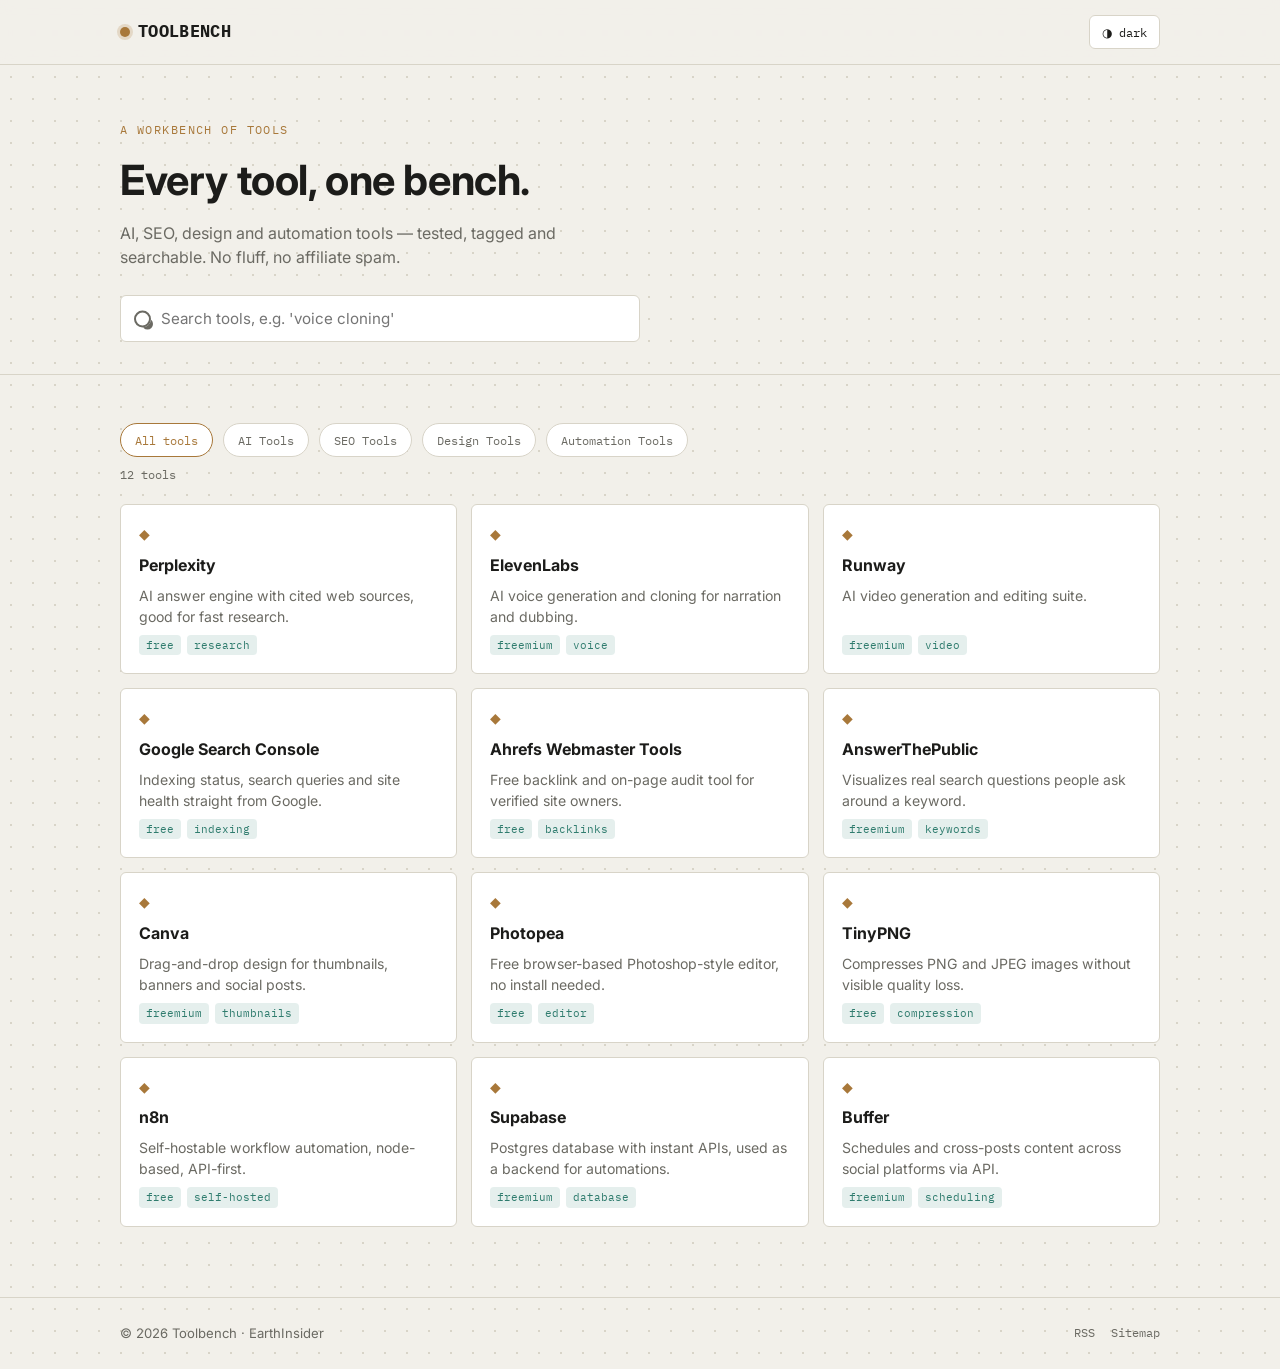
<file: index.html>
<!DOCTYPE html>
<html lang="en">
<head>
<meta charset="UTF-8">
<meta name="viewport" content="width=device-width, initial-scale=1.0">
<title>Toolbench — Every tool, one bench</title>
<meta name="description" content="A curated directory of AI, SEO, design and automation tools — searchable, categorized, and updated regularly.">
<link rel="canonical" href="https://tools.earthinsider.in/">
<link rel="alternate" type="application/rss+xml" title="Toolbench RSS" href="/feed.xml">
<link rel="sitemap" type="application/xml" href="/sitemap.xml">
<link rel="preconnect" href="https://fonts.googleapis.com">
<link href="https://fonts.googleapis.com/css2?family=IBM+Plex+Mono:wght@500;700&family=Inter:wght@400;500;600&display=swap" rel="stylesheet">
<link rel="stylesheet" href="/style.css">
</head>
<body>

<header class="site-header">
  <div class="wrap">
    <a class="logo" href="/">TOOLBENCH</a>
    <button class="theme-toggle" id="theme-toggle" aria-label="Toggle dark and light theme">◐ light</button>
  </div>
</header>

<section class="hero">
  <div class="wrap">
    <p class="eyebrow">A workbench of tools</p>
    <h1>Every tool, one bench.</h1>
    <p>AI, SEO, design and automation tools — tested, tagged and searchable. No fluff, no affiliate spam.</p>
    <div class="search-box">
      <input type="text" id="search-input" placeholder="Search tools, e.g. 'voice cloning'" aria-label="Search tools">
    </div>
  </div>
</section>

<section class="tools-section">
  <div class="wrap">
    <nav class="pegboard-nav" id="pegboard-nav" aria-label="Filter by category"></nav>
    <div class="breadcrumb" id="result-count" aria-live="polite"></div>
    <div class="tools-grid" id="tools-grid"></div>
  </div>
</section>

<footer class="site-footer">
  <div class="wrap">
    <span>© <span id="year"></span> Toolbench · EarthInsider</span>
    <div class="footer-links">
      <a href="/feed.xml">RSS</a>
      <a href="/sitemap.xml">Sitemap</a>
    </div>
  </div>
</footer>

<script>document.getElementById('year').textContent = new Date().getFullYear();</script>
<script src="/script.js"></script>
</body>
</html>
</file>
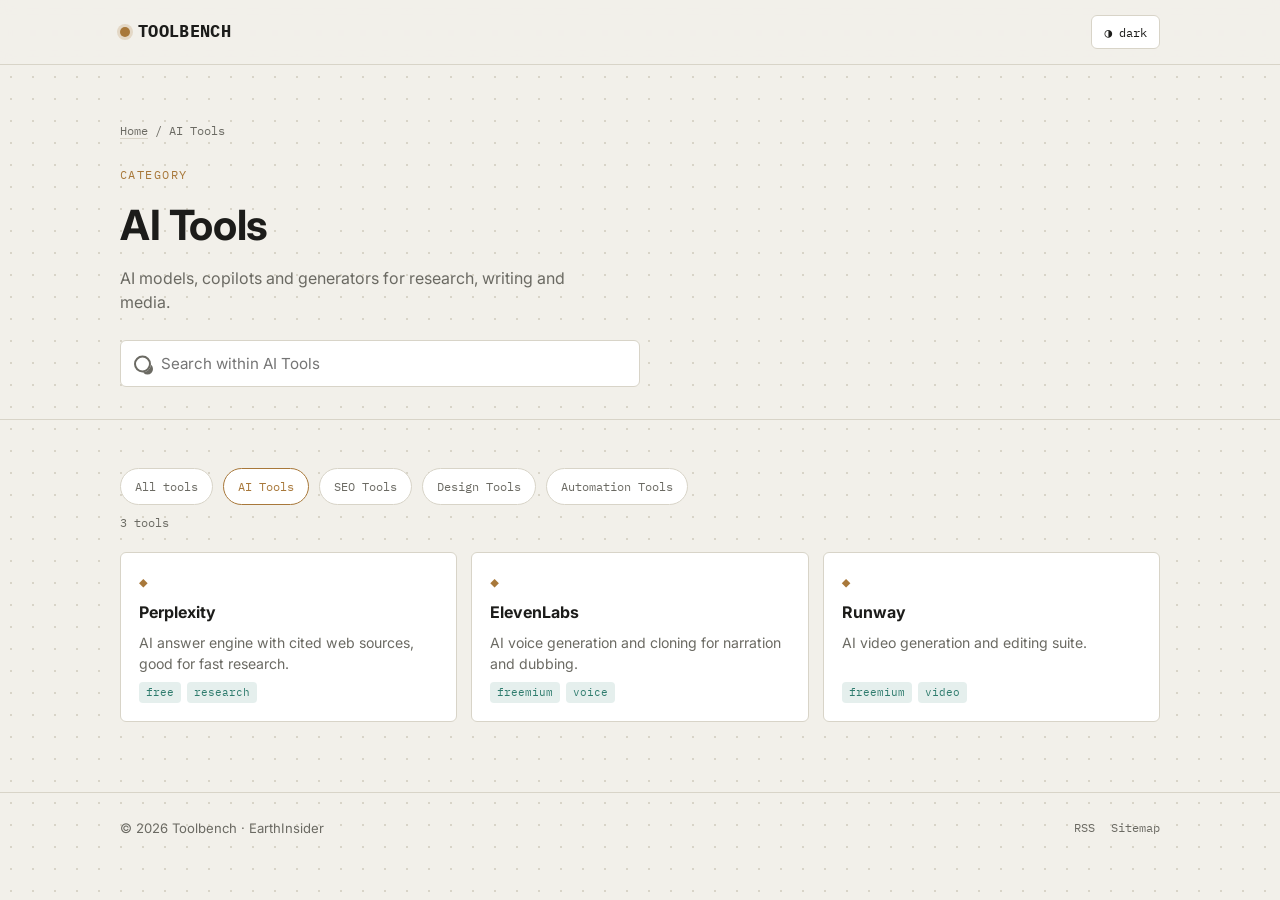
<file: ai-tools.html>
<!DOCTYPE html>
<html lang="en">
<head>
<meta charset="UTF-8">
<meta name="viewport" content="width=device-width, initial-scale=1.0">
<title>AI Tools — Toolbench</title>
<meta name="description" content="AI models, copilots and generators for research, writing and media.">
<link rel="canonical" href="https://tools.earthinsider.in/category/ai-tools.html">
<link rel="alternate" type="application/rss+xml" title="Toolbench RSS" href="/feed.xml">
<link rel="preconnect" href="https://fonts.googleapis.com">
<link href="https://fonts.googleapis.com/css2?family=IBM+Plex+Mono:wght@500;700&family=Inter:wght@400;500;600&display=swap" rel="stylesheet">
<link rel="stylesheet" href="/style.css">
<script>window.TOOLBENCH_CATEGORY = "ai-tools"; window.TOOLBENCH_DATA_URL = "/tools-data.json";</script>
</head>
<body>

<header class="site-header">
  <div class="wrap">
    <a class="logo" href="/">TOOLBENCH</a>
    <button class="theme-toggle" id="theme-toggle" aria-label="Toggle dark and light theme">◐ light</button>
  </div>
</header>

<section class="hero">
  <div class="wrap">
    <p class="breadcrumb"><a href="/">Home</a> / AI Tools</p>
    <p class="eyebrow">Category</p>
    <h1>AI Tools</h1>
    <p>AI models, copilots and generators for research, writing and media.</p>
    <div class="search-box">
      <input type="text" id="search-input" placeholder="Search within AI Tools" aria-label="Search tools">
    </div>
  </div>
</section>

<section class="tools-section">
  <div class="wrap">
    <nav class="pegboard-nav" id="pegboard-nav" aria-label="Other categories"></nav>
    <div class="breadcrumb" id="result-count" aria-live="polite"></div>
    <div class="tools-grid" id="tools-grid"></div>
  </div>
</section>

<footer class="site-footer">
  <div class="wrap">
    <span>© <span id="year"></span> Toolbench · EarthInsider</span>
    <div class="footer-links">
      <a href="/feed.xml">RSS</a>
      <a href="/sitemap.xml">Sitemap</a>
    </div>
  </div>
</footer>

<script>document.getElementById('year').textContent = new Date().getFullYear();</script>
<script src="/script.js"></script>
</body>
</html>
</file>
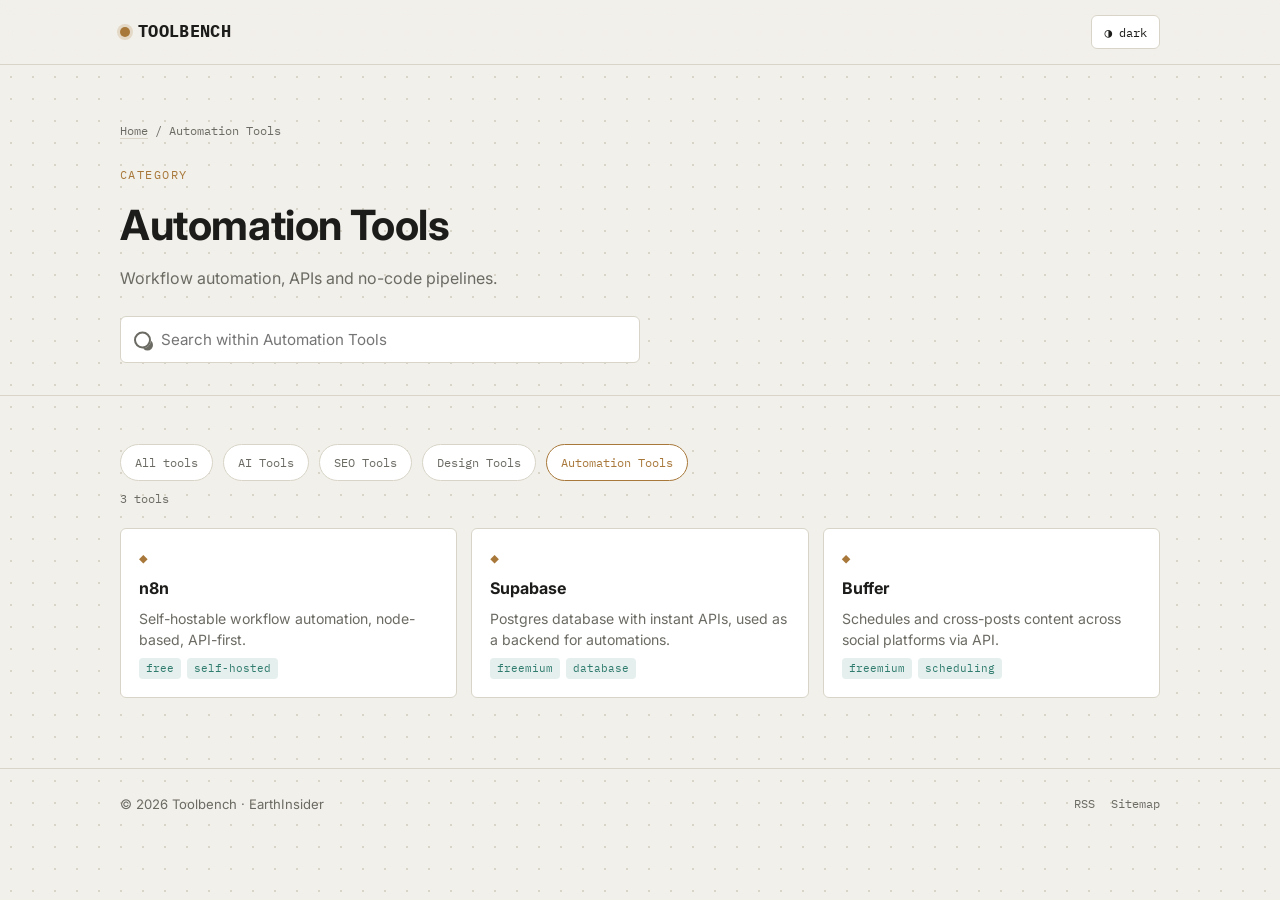
<file: automation-tools.html>
<!DOCTYPE html>
<html lang="en">
<head>
<meta charset="UTF-8">
<meta name="viewport" content="width=device-width, initial-scale=1.0">
<title>Automation Tools — Toolbench</title>
<meta name="description" content="Workflow automation, APIs and no-code pipelines.">
<link rel="canonical" href="https://tools.earthinsider.in/category/automation-tools.html">
<link rel="alternate" type="application/rss+xml" title="Toolbench RSS" href="/feed.xml">
<link rel="preconnect" href="https://fonts.googleapis.com">
<link href="https://fonts.googleapis.com/css2?family=IBM+Plex+Mono:wght@500;700&family=Inter:wght@400;500;600&display=swap" rel="stylesheet">
<link rel="stylesheet" href="/style.css">
<script>window.TOOLBENCH_CATEGORY = "automation-tools"; window.TOOLBENCH_DATA_URL = "/tools-data.json";</script>
</head>
<body>

<header class="site-header">
  <div class="wrap">
    <a class="logo" href="/">TOOLBENCH</a>
    <button class="theme-toggle" id="theme-toggle" aria-label="Toggle dark and light theme">◐ light</button>
  </div>
</header>

<section class="hero">
  <div class="wrap">
    <p class="breadcrumb"><a href="/">Home</a> / Automation Tools</p>
    <p class="eyebrow">Category</p>
    <h1>Automation Tools</h1>
    <p>Workflow automation, APIs and no-code pipelines.</p>
    <div class="search-box">
      <input type="text" id="search-input" placeholder="Search within Automation Tools" aria-label="Search tools">
    </div>
  </div>
</section>

<section class="tools-section">
  <div class="wrap">
    <nav class="pegboard-nav" id="pegboard-nav" aria-label="Other categories"></nav>
    <div class="breadcrumb" id="result-count" aria-live="polite"></div>
    <div class="tools-grid" id="tools-grid"></div>
  </div>
</section>

<footer class="site-footer">
  <div class="wrap">
    <span>© <span id="year"></span> Toolbench · EarthInsider</span>
    <div class="footer-links">
      <a href="/feed.xml">RSS</a>
      <a href="/sitemap.xml">Sitemap</a>
    </div>
  </div>
</footer>

<script>document.getElementById('year').textContent = new Date().getFullYear();</script>
<script src="/script.js"></script>
</body>
</html>
</file>
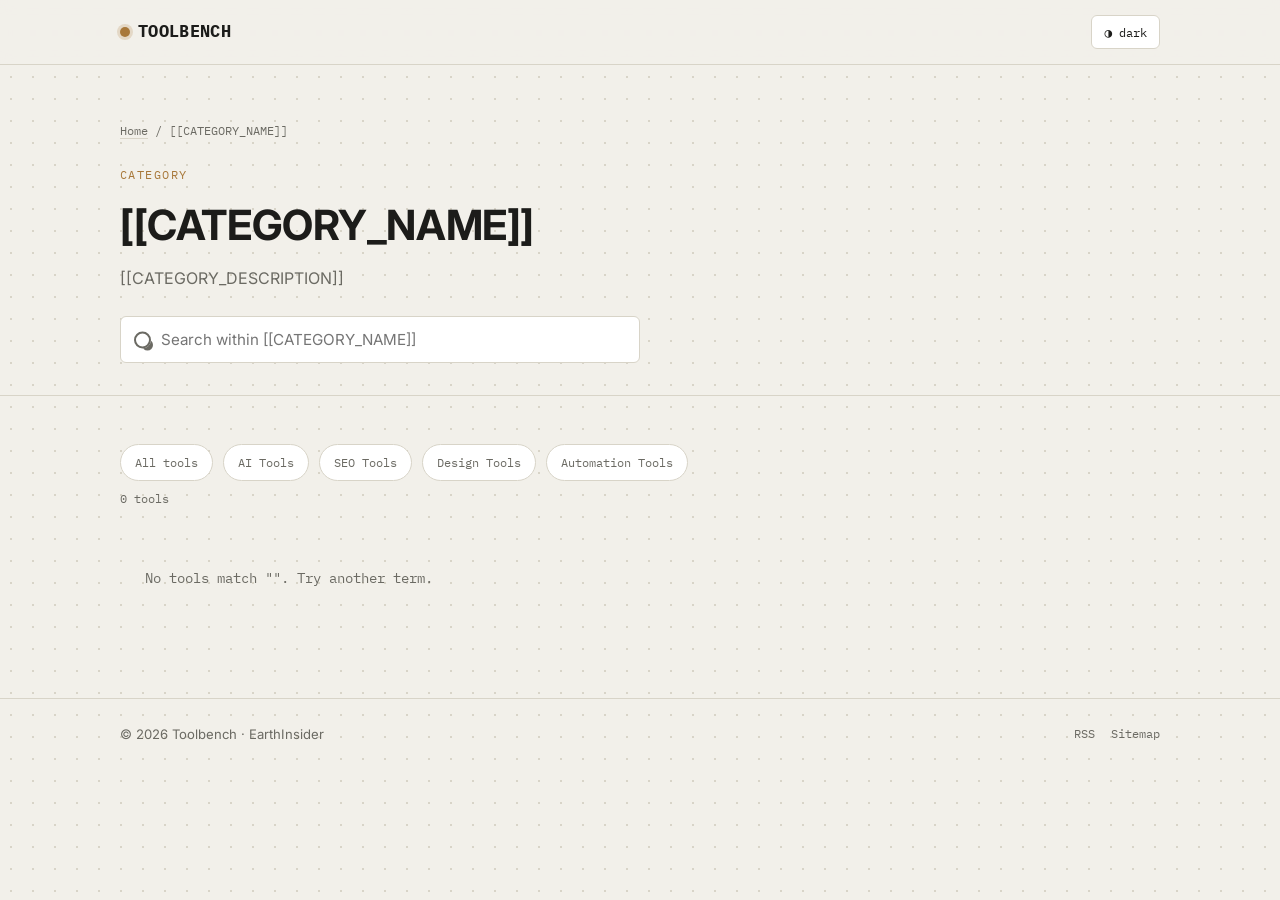
<file: category-template.html>
<!--
  TEMPLATE — do not deploy as-is.
  n8n duplicates this file to /category/[[CATEGORY_SLUG]].html for every
  entry in tools-data.json's "categories" array, replacing the bracketed
  placeholders below via the GitHub Contents API — same pattern as the
  Blogger post pipeline.

  The tool cards themselves are NOT rendered server-side: script.js reads
  window.TOOLBENCH_CATEGORY and filters tools-data.json client-side, so
  adding/removing tools only ever touches ONE file (tools-data.json),
  never the category pages.
-->
<!DOCTYPE html>
<html lang="en">
<head>
<meta charset="UTF-8">
<meta name="viewport" content="width=device-width, initial-scale=1.0">
<title>[[CATEGORY_NAME]] — Toolbench</title>
<meta name="description" content="[[CATEGORY_DESCRIPTION]]">
<link rel="canonical" href="https://tools.earthinsider.in/category/[[CATEGORY_SLUG]].html">
<link rel="alternate" type="application/rss+xml" title="Toolbench RSS" href="/feed.xml">
<link rel="preconnect" href="https://fonts.googleapis.com">
<link href="https://fonts.googleapis.com/css2?family=IBM+Plex+Mono:wght@500;700&family=Inter:wght@400;500;600&display=swap" rel="stylesheet">
<link rel="stylesheet" href="/style.css">
<script>window.TOOLBENCH_CATEGORY = "[[CATEGORY_SLUG]]"; window.TOOLBENCH_DATA_URL = "/tools-data.json";</script>
</head>
<body>

<header class="site-header">
  <div class="wrap">
    <a class="logo" href="/">TOOLBENCH</a>
    <button class="theme-toggle" id="theme-toggle" aria-label="Toggle dark and light theme">◐ light</button>
  </div>
</header>

<section class="hero">
  <div class="wrap">
    <p class="breadcrumb"><a href="/">Home</a> / [[CATEGORY_NAME]]</p>
    <p class="eyebrow">Category</p>
    <h1>[[CATEGORY_NAME]]</h1>
    <p>[[CATEGORY_DESCRIPTION]]</p>
    <div class="search-box">
      <input type="text" id="search-input" placeholder="Search within [[CATEGORY_NAME]]" aria-label="Search tools">
    </div>
  </div>
</section>

<section class="tools-section">
  <div class="wrap">
    <nav class="pegboard-nav" id="pegboard-nav" aria-label="Other categories"></nav>
    <div class="breadcrumb" id="result-count" aria-live="polite"></div>
    <div class="tools-grid" id="tools-grid"></div>
  </div>
</section>

<footer class="site-footer">
  <div class="wrap">
    <span>© <span id="year"></span> Toolbench · EarthInsider</span>
    <div class="footer-links">
      <a href="/feed.xml">RSS</a>
      <a href="/sitemap.xml">Sitemap</a>
    </div>
  </div>
</footer>

<script>document.getElementById('year').textContent = new Date().getFullYear();</script>
<script src="/script.js"></script>
</body>
</html>
</file>
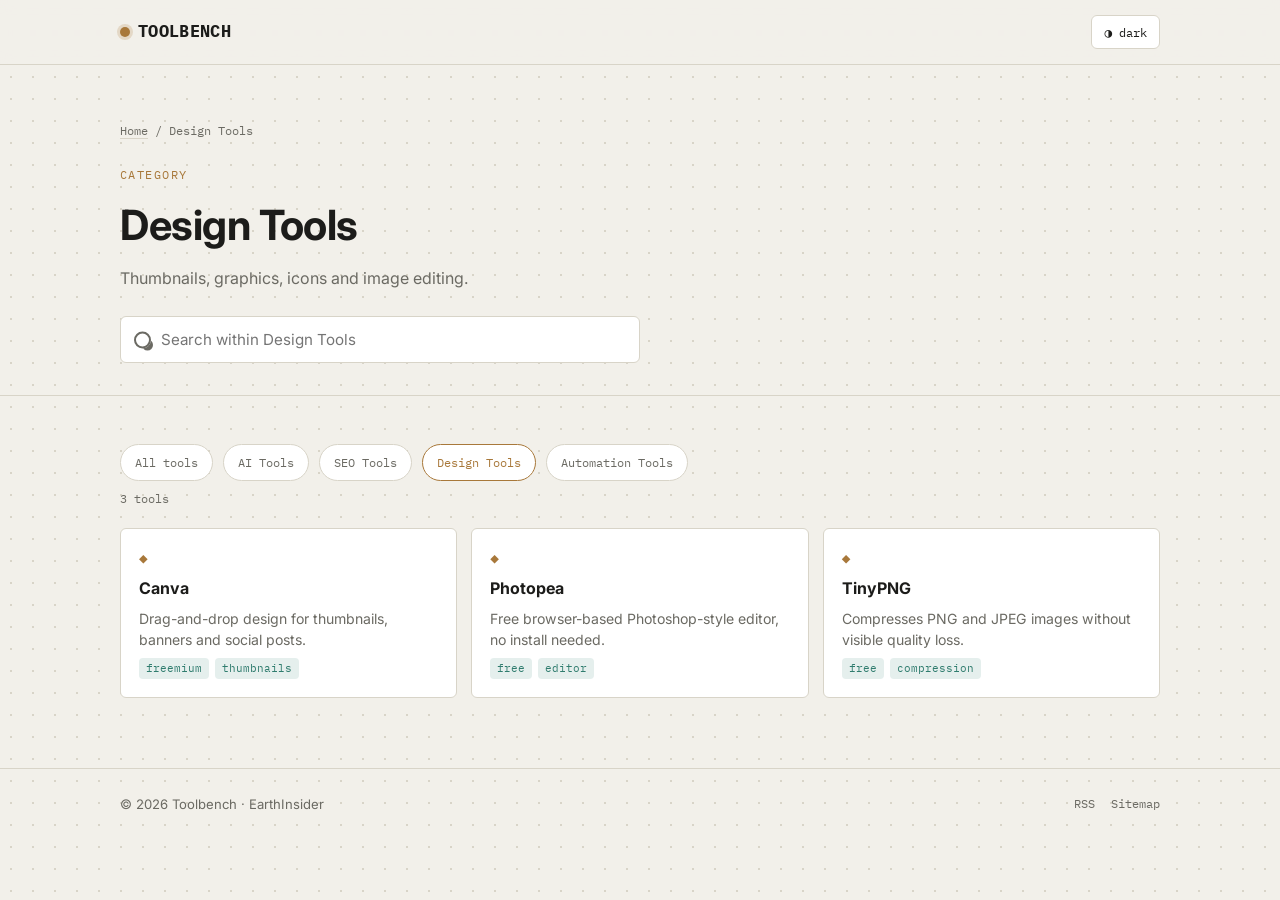
<file: design-tools.html>
<!DOCTYPE html>
<html lang="en">
<head>
<meta charset="UTF-8">
<meta name="viewport" content="width=device-width, initial-scale=1.0">
<title>Design Tools — Toolbench</title>
<meta name="description" content="Thumbnails, graphics, icons and image editing.">
<link rel="canonical" href="https://tools.earthinsider.in/category/design-tools.html">
<link rel="alternate" type="application/rss+xml" title="Toolbench RSS" href="/feed.xml">
<link rel="preconnect" href="https://fonts.googleapis.com">
<link href="https://fonts.googleapis.com/css2?family=IBM+Plex+Mono:wght@500;700&family=Inter:wght@400;500;600&display=swap" rel="stylesheet">
<link rel="stylesheet" href="/style.css">
<script>window.TOOLBENCH_CATEGORY = "design-tools"; window.TOOLBENCH_DATA_URL = "/tools-data.json";</script>
</head>
<body>

<header class="site-header">
  <div class="wrap">
    <a class="logo" href="/">TOOLBENCH</a>
    <button class="theme-toggle" id="theme-toggle" aria-label="Toggle dark and light theme">◐ light</button>
  </div>
</header>

<section class="hero">
  <div class="wrap">
    <p class="breadcrumb"><a href="/">Home</a> / Design Tools</p>
    <p class="eyebrow">Category</p>
    <h1>Design Tools</h1>
    <p>Thumbnails, graphics, icons and image editing.</p>
    <div class="search-box">
      <input type="text" id="search-input" placeholder="Search within Design Tools" aria-label="Search tools">
    </div>
  </div>
</section>

<section class="tools-section">
  <div class="wrap">
    <nav class="pegboard-nav" id="pegboard-nav" aria-label="Other categories"></nav>
    <div class="breadcrumb" id="result-count" aria-live="polite"></div>
    <div class="tools-grid" id="tools-grid"></div>
  </div>
</section>

<footer class="site-footer">
  <div class="wrap">
    <span>© <span id="year"></span> Toolbench · EarthInsider</span>
    <div class="footer-links">
      <a href="/feed.xml">RSS</a>
      <a href="/sitemap.xml">Sitemap</a>
    </div>
  </div>
</footer>

<script>document.getElementById('year').textContent = new Date().getFullYear();</script>
<script src="/script.js"></script>
</body>
</html>
</file>
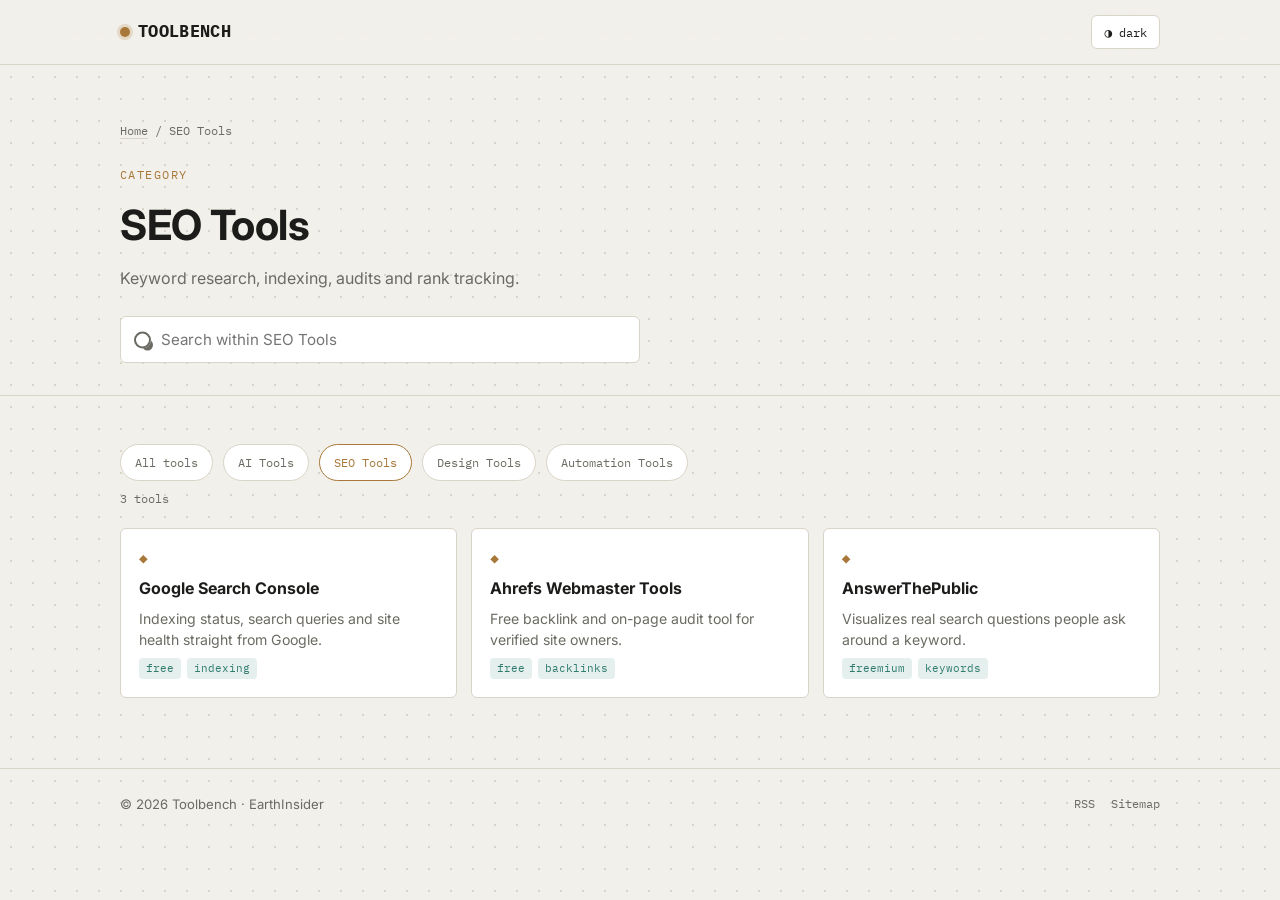
<file: seo-tools.html>
<!DOCTYPE html>
<html lang="en">
<head>
<meta charset="UTF-8">
<meta name="viewport" content="width=device-width, initial-scale=1.0">
<title>SEO Tools — Toolbench</title>
<meta name="description" content="Keyword research, indexing, audits and rank tracking.">
<link rel="canonical" href="https://tools.earthinsider.in/category/seo-tools.html">
<link rel="alternate" type="application/rss+xml" title="Toolbench RSS" href="/feed.xml">
<link rel="preconnect" href="https://fonts.googleapis.com">
<link href="https://fonts.googleapis.com/css2?family=IBM+Plex+Mono:wght@500;700&family=Inter:wght@400;500;600&display=swap" rel="stylesheet">
<link rel="stylesheet" href="/style.css">
<script>window.TOOLBENCH_CATEGORY = "seo-tools"; window.TOOLBENCH_DATA_URL = "/tools-data.json";</script>
</head>
<body>

<header class="site-header">
  <div class="wrap">
    <a class="logo" href="/">TOOLBENCH</a>
    <button class="theme-toggle" id="theme-toggle" aria-label="Toggle dark and light theme">◐ light</button>
  </div>
</header>

<section class="hero">
  <div class="wrap">
    <p class="breadcrumb"><a href="/">Home</a> / SEO Tools</p>
    <p class="eyebrow">Category</p>
    <h1>SEO Tools</h1>
    <p>Keyword research, indexing, audits and rank tracking.</p>
    <div class="search-box">
      <input type="text" id="search-input" placeholder="Search within SEO Tools" aria-label="Search tools">
    </div>
  </div>
</section>

<section class="tools-section">
  <div class="wrap">
    <nav class="pegboard-nav" id="pegboard-nav" aria-label="Other categories"></nav>
    <div class="breadcrumb" id="result-count" aria-live="polite"></div>
    <div class="tools-grid" id="tools-grid"></div>
  </div>
</section>

<footer class="site-footer">
  <div class="wrap">
    <span>© <span id="year"></span> Toolbench · EarthInsider</span>
    <div class="footer-links">
      <a href="/feed.xml">RSS</a>
      <a href="/sitemap.xml">Sitemap</a>
    </div>
  </div>
</footer>

<script>document.getElementById('year').textContent = new Date().getFullYear();</script>
<script src="/script.js"></script>
</body>
</html>
</file>
<file: style.css>
/* ============================================================
   Toolbench — workbench-themed tools directory
   Design: dark graphite panel + brass hardware accent,
   pegboard-hole texture, monospace tags (drawer labels).
   ============================================================ */

:root {
  --bg: #15171b;
  --bg-panel: #1d2025;
  --bg-panel-raised: #23262c;
  --line: #2e323a;
  --text: #e8e6e1;
  --text-muted: #8b8f98;
  --brass: #c9a24b;
  --brass-dim: #a8853c;
  --teal: #4fa394;
  --radius: 6px;
  --font-display: 'IBM Plex Mono', ui-monospace, 'SF Mono', monospace;
  --font-body: 'Inter', -apple-system, system-ui, sans-serif;
}

[data-theme="light"] {
  --bg: #f2f0ea;
  --bg-panel: #ffffff;
  --bg-panel-raised: #ebe8e0;
  --line: #d8d4c8;
  --text: #1c1c1a;
  --text-muted: #6b6a63;
  --brass: #a8783a;
  --brass-dim: #8a6230;
  --teal: #2f7c6e;
}

* { box-sizing: border-box; }

html { scroll-behavior: smooth; }

body {
  margin: 0;
  background:
    radial-gradient(circle, var(--line) 1px, transparent 1.4px) 0 0 / 22px 22px,
    var(--bg);
  color: var(--text);
  font-family: var(--font-body);
  line-height: 1.5;
  transition: background-color .2s ease, color .2s ease;
}

@media (prefers-reduced-motion: reduce) {
  html { scroll-behavior: auto; }
  * { animation: none !important; transition: none !important; }
}

a { color: inherit; }

.wrap {
  max-width: 1080px;
  margin: 0 auto;
  padding: 0 20px;
}

/* ---------- Header ---------- */
.site-header {
  border-bottom: 1px solid var(--line);
  background: color-mix(in srgb, var(--bg) 88%, transparent);
  backdrop-filter: blur(6px);
  position: sticky;
  top: 0;
  z-index: 20;
}

.site-header .wrap {
  display: flex;
  align-items: center;
  justify-content: space-between;
  height: 64px;
}

.logo {
  font-family: var(--font-display);
  font-weight: 700;
  font-size: 1.05rem;
  letter-spacing: .02em;
  text-decoration: none;
  color: var(--text);
  display: flex;
  align-items: center;
  gap: 8px;
}

.logo::before {
  content: "";
  width: 10px;
  height: 10px;
  border-radius: 50%;
  background: var(--brass);
  box-shadow: 0 0 0 3px color-mix(in srgb, var(--brass) 20%, transparent);
}

.theme-toggle {
  border: 1px solid var(--line);
  background: var(--bg-panel);
  color: var(--text);
  border-radius: var(--radius);
  padding: 8px 12px;
  font-family: var(--font-display);
  font-size: .78rem;
  cursor: pointer;
}

.theme-toggle:hover { border-color: var(--brass); }
.theme-toggle:focus-visible { outline: 2px solid var(--brass); outline-offset: 2px; }

/* ---------- Hero ---------- */
.hero {
  padding: 56px 0 32px;
  border-bottom: 1px solid var(--line);
}

.hero .eyebrow {
  font-family: var(--font-display);
  color: var(--brass);
  font-size: .75rem;
  letter-spacing: .12em;
  text-transform: uppercase;
  margin: 0 0 10px;
}

.hero h1 {
  font-size: clamp(1.8rem, 4vw, 2.6rem);
  margin: 0 0 10px;
  font-weight: 700;
  letter-spacing: -.01em;
}

.hero p {
  color: var(--text-muted);
  max-width: 46ch;
  margin: 0 0 26px;
}

.breadcrumb {
  font-family: var(--font-display);
  font-size: .78rem;
  color: var(--text-muted);
  margin: 0 0 14px;
}
.breadcrumb a { text-decoration: none; border-bottom: 1px solid var(--line); }
.breadcrumb a:hover { border-color: var(--brass); color: var(--brass); }

/* ---------- Search ---------- */
.search-box {
  position: relative;
  max-width: 520px;
}

.search-box input {
  width: 100%;
  padding: 13px 16px 13px 40px;
  background: var(--bg-panel);
  border: 1px solid var(--line);
  border-radius: var(--radius);
  color: var(--text);
  font-family: var(--font-body);
  font-size: .95rem;
}

.search-box input:focus-visible {
  outline: none;
  border-color: var(--brass);
  box-shadow: 0 0 0 3px color-mix(in srgb, var(--brass) 18%, transparent);
}

.search-box::before {
  content: "";
  position: absolute;
  left: 14px;
  top: 50%;
  width: 13px;
  height: 13px;
  transform: translateY(-50%);
  border: 2px solid var(--text-muted);
  border-radius: 50%;
  box-shadow: 5px 5px 0 -3px var(--text-muted);
}

/* ---------- Category pills ---------- */
.pegboard-nav {
  display: flex;
  gap: 10px;
  overflow-x: auto;
  padding: 18px 0 4px;
  margin-bottom: 4px;
}

.pill {
  flex: 0 0 auto;
  font-family: var(--font-display);
  font-size: .78rem;
  padding: 8px 14px;
  border: 1px solid var(--line);
  border-radius: 999px;
  background: var(--bg-panel);
  color: var(--text-muted);
  text-decoration: none;
  cursor: pointer;
  white-space: nowrap;
}

.pill:hover, .pill.active {
  border-color: var(--brass);
  color: var(--brass);
}

/* ---------- Tools grid ---------- */
.tools-section { padding: 30px 0 70px; }

.tools-grid {
  display: grid;
  grid-template-columns: repeat(auto-fill, minmax(250px, 1fr));
  gap: 14px;
  margin-top: 20px;
}

.tool-card {
  background: var(--bg-panel);
  border: 1px solid var(--line);
  border-radius: var(--radius);
  padding: 18px;
  display: flex;
  flex-direction: column;
  gap: 8px;
  text-decoration: none;
  color: var(--text);
  position: relative;
}

.tool-card:hover {
  border-color: var(--brass);
  transform: translateY(-2px);
}
.tool-card:focus-visible { outline: 2px solid var(--brass); outline-offset: 2px; }

.tool-card .icon {
  font-family: var(--font-display);
  color: var(--brass);
  font-size: .9rem;
}

.tool-card h3 { margin: 0; font-size: 1rem; }

.tool-card p {
  margin: 0;
  color: var(--text-muted);
  font-size: .88rem;
  flex-grow: 1;
}

.tags { display: flex; gap: 6px; flex-wrap: wrap; }

.tag {
  font-family: var(--font-display);
  font-size: .68rem;
  color: var(--teal);
  background: color-mix(in srgb, var(--teal) 12%, transparent);
  border-radius: 4px;
  padding: 2px 7px;
  text-transform: lowercase;
}

.empty-state {
  color: var(--text-muted);
  font-family: var(--font-display);
  font-size: .85rem;
  padding: 40px 0;
  text-align: center;
}

/* ---------- Footer ---------- */
.site-footer {
  border-top: 1px solid var(--line);
  padding: 26px 0;
  color: var(--text-muted);
  font-size: .82rem;
}

.site-footer .wrap {
  display: flex;
  flex-wrap: wrap;
  gap: 14px;
  justify-content: space-between;
  align-items: center;
}

.site-footer a {
  text-decoration: none;
  color: var(--text-muted);
  border-bottom: 1px solid transparent;
}
.site-footer a:hover { color: var(--brass); border-color: var(--brass); }

.footer-links { display: flex; gap: 16px; font-family: var(--font-display); font-size: .75rem; }
</file>
